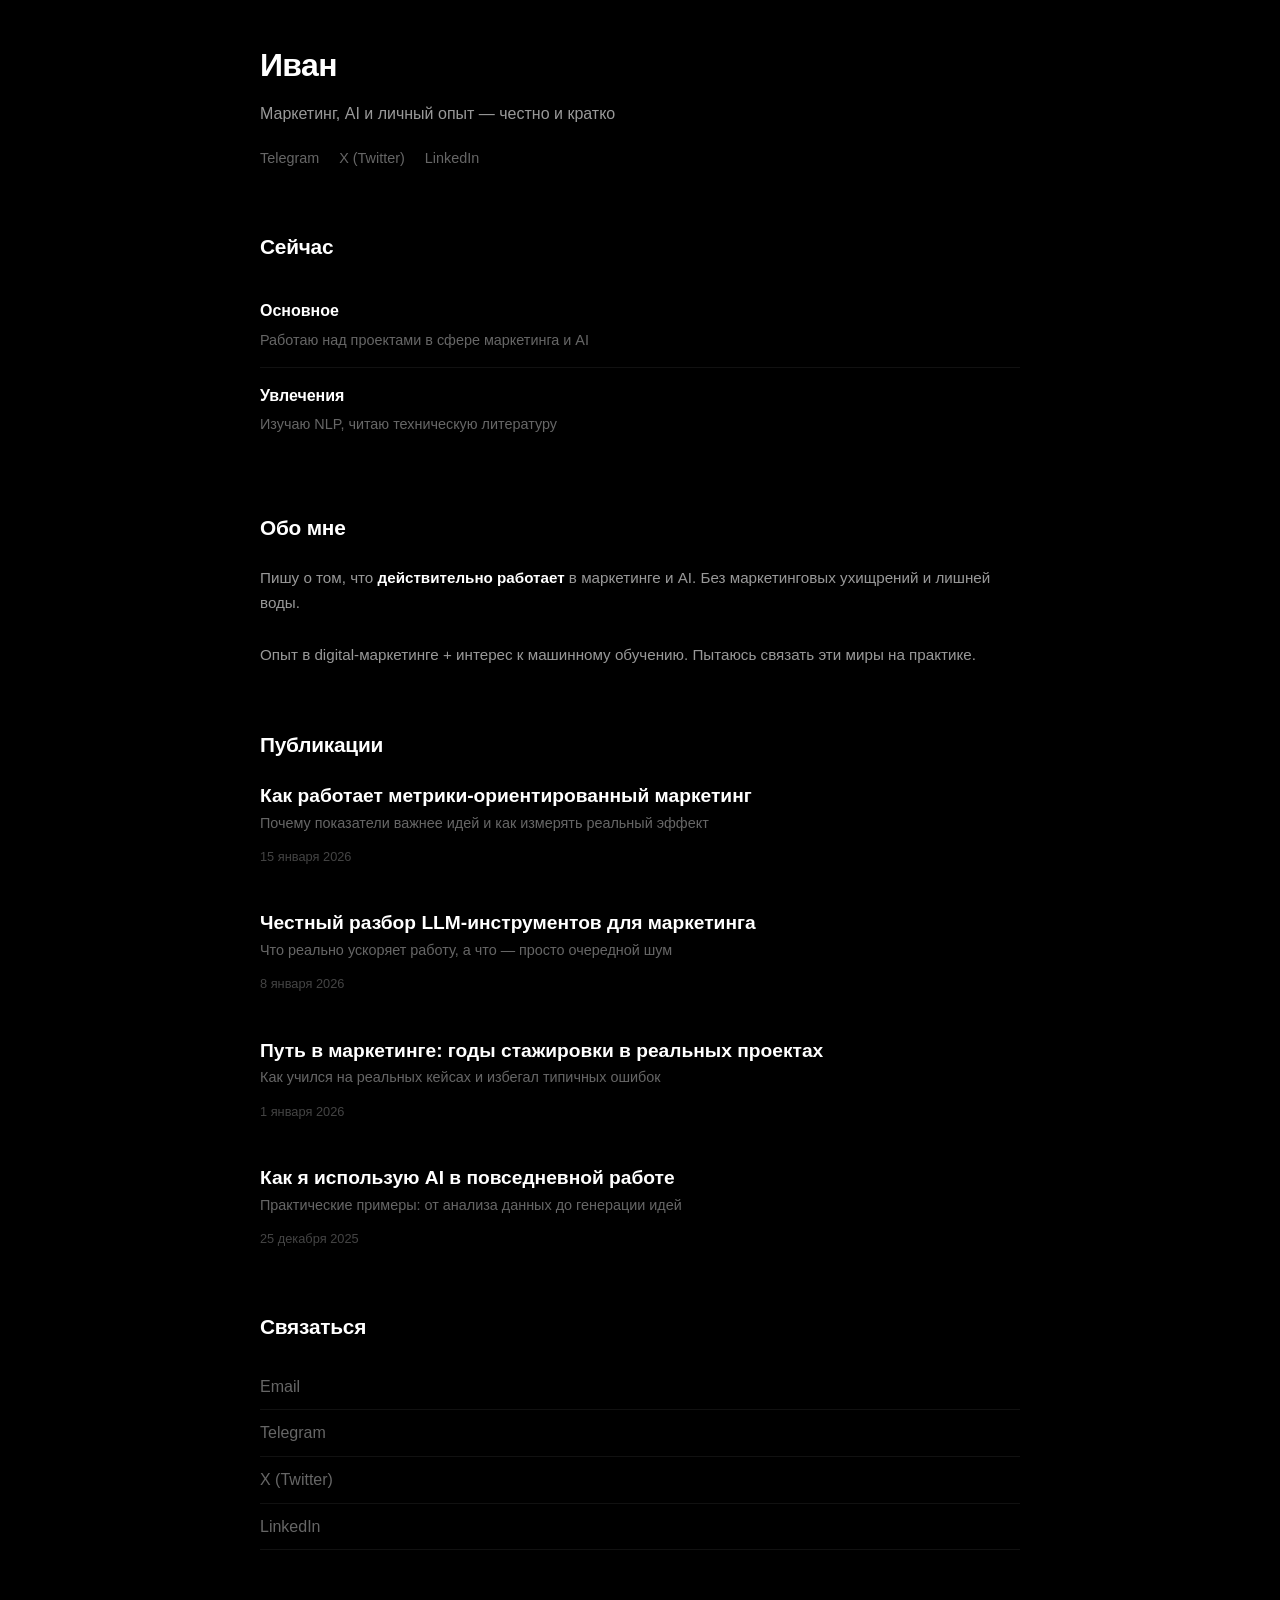
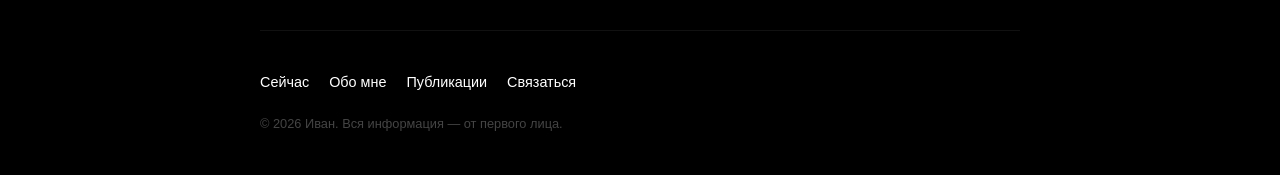
<file: index.html>
<!DOCTYPE html>
<html lang="ru">
<head>
    <meta charset="UTF-8">
    <meta name="viewport" content="width=device-width, initial-scale=1.0">
    <title>Иван — блог о маркетинге, AI и опыте</title>
    <style>
        * {
            margin: 0;
            padding: 0;
            box-sizing: border-box;
        }

        body {
            background-color: #000;
            color: #fff;
            font-family: -apple-system, BlinkMacSystemFont, 'Segoe UI', Roboto, sans-serif;
            line-height: 1.6;
            min-height: 100vh;
        }

        .container {
            max-width: 800px;
            margin: 0 auto;
            padding: 40px 20px;
        }

        /* Header */
        header {
            margin-bottom: 60px;
        }

        h1 {
            font-size: 2rem;
            font-weight: 700;
            margin-bottom: 10px;
            letter-spacing: -0.02em;
        }

        .subtitle {
            font-size: 1rem;
            color: #999;
            margin-bottom: 20px;
        }

        .social-links {
            display: flex;
            gap: 20px;
        }

        .social-links a {
            color: #666;
            text-decoration: none;
            font-size: 0.9rem;
            transition: color 0.2s;
        }

        .social-links a:hover {
            color: #fff;
        }

        /* Sections */
        section {
            margin-bottom: 60px;
        }

        h2 {
            font-size: 1.3rem;
            font-weight: 600;
            margin-bottom: 20px;
            letter-spacing: -0.01em;
        }

        /* Now */
        .now-item {
            padding: 15px 0;
            border-bottom: 1px solid #111;
        }

        .now-item:last-child {
            border-bottom: none;
        }

        .now-item h3 {
            font-size: 1rem;
            font-weight: 600;
            margin-bottom: 5px;
        }

        .now-item p {
            font-size: 0.9rem;
            color: #666;
        }

        /* About */
        .about-text {
            font-size: 0.95rem;
            color: #999;
            line-height: 1.7;
        }

        .about-text strong {
            color: #fff;
        }

        /* Blog posts */
        .post {
            margin-bottom: 40px;
        }

        .post-title {
            font-size: 1.2rem;
            font-weight: 600;
            margin-bottom: 8px;
            color: #fff;
            text-decoration: none;
            transition: opacity 0.2s;
        }

        .post-title:hover {
            opacity: 0.7;
        }

        .post-excerpt {
            font-size: 0.9rem;
            color: #666;
            margin-bottom: 8px;
        }

        .post-meta {
            font-size: 0.8rem;
            color: #444;
        }

        /* Contact */
        .contact-method {
            display: block;
            color: #666;
            text-decoration: none;
            padding: 10px 0;
            transition: color 0.2s;
            border-bottom: 1px solid #111;
        }

        .contact-method:hover {
            color: #fff;
        }

        /* Footer */
        footer {
            margin-top: 80px;
            padding-top: 40px;
            border-top: 1px solid #111;
        }

        .nav-links {
            display: flex;
            gap: 20px;
            margin-bottom: 20px;
        }

        .nav-links a {
            color: #fff;
            text-decoration: none;
            font-size: 0.9rem;
            transition: opacity 0.2s;
        }

        .nav-links a:hover {
            opacity: 0.7;
        }

        .footer-text {
            font-size: 0.8rem;
            color: #444;
        }
    </style>
</head>
<body>
    <div class="container">
        <!-- Header -->
        <header>
            <h1>Иван</h1>
            <p class="subtitle">Маркетинг, AI и личный опыт — честно и кратко</p>
            <div class="social-links">
                <a href="#">Telegram</a>
                <a href="#">X (Twitter)</a>
                <a href="#">LinkedIn</a>
            </div>
        </header>

        <!-- Now -->
        <section id="now">
            <h2>Сейчас</h2>
            <div class="now-item">
                <h3>Основное</h3>
                <p>Работаю над проектами в сфере маркетинга и AI</p>
            </div>
            <div class="now-item">
                <h3>Увлечения</h3>
                <p>Изучаю NLP, читаю техническую литературу</p>
            </div>
        </section>

        <!-- About -->
        <section id="about">
            <h2>Обо мне</h2>
            <p class="about-text">
                Пишу о том, что <strong>действительно работает</strong> в маркетинге и AI. 
                Без маркетинговых ухищрений и лишней воды.
            </p>
            <br>
            <p class="about-text">
                Опыт в digital-маркетинге + интерес к машинному обучению. 
                Пытаюсь связать эти миры на практике.
            </p>
        </section>

        <!-- Blog posts -->
        <section id="blog">
            <h2>Публикации</h2>

            <article class="post">
                <a href="#" class="post-title">Как работает метрики-ориентированный маркетинг</a>
                <p class="post-excerpt">Почему показатели важнее идей и как измерять реальный эффект</p>
                <span class="post-meta">15 января 2026</span>
            </article>

            <article class="post">
                <a href="#" class="post-title">Честный разбор LLM-инструментов для маркетинга</a>
                <p class="post-excerpt">Что реально ускоряет работу, а что — просто очередной шум</p>
                <span class="post-meta">8 января 2026</span>
            </article>

            <article class="post">
                <a href="#" class="post-title">Путь в маркетинге: годы стажировки в реальных проектах</a>
                <p class="post-excerpt">Как учился на реальных кейсах и избегал типичных ошибок</p>
                <span class="post-meta">1 января 2026</span>
            </article>

            <article class="post">
                <a href="#" class="post-title">Как я использую AI в повседневной работе</a>
                <p class="post-excerpt">Практические примеры: от анализа данных до генерации идей</p>
                <span class="post-meta">25 декабря 2025</span>
            </article>
        </section>

        <!-- Contact -->
        <section id="contact">
            <h2>Связаться</h2>
            <a href="mailto:email@example.com" class="contact-method">Email</a>
            <a href="#" class="contact-method">Telegram</a>
            <a href="#" class="contact-method">X (Twitter)</a>
            <a href="#" class="contact-method">LinkedIn</a>
        </section>

        <!-- Footer -->
        <footer>
            <nav class="nav-links">
                <a href="#now">Сейчас</a>
                <a href="#about">Обо мне</a>
                <a href="#blog">Публикации</a>
                <a href="#contact">Связаться</a>
            </nav>
            <p class="footer-text">© 2026 Иван. Вся информация — от первого лица.</p>
        </footer>
    </div>
</body>
</html>
</file>
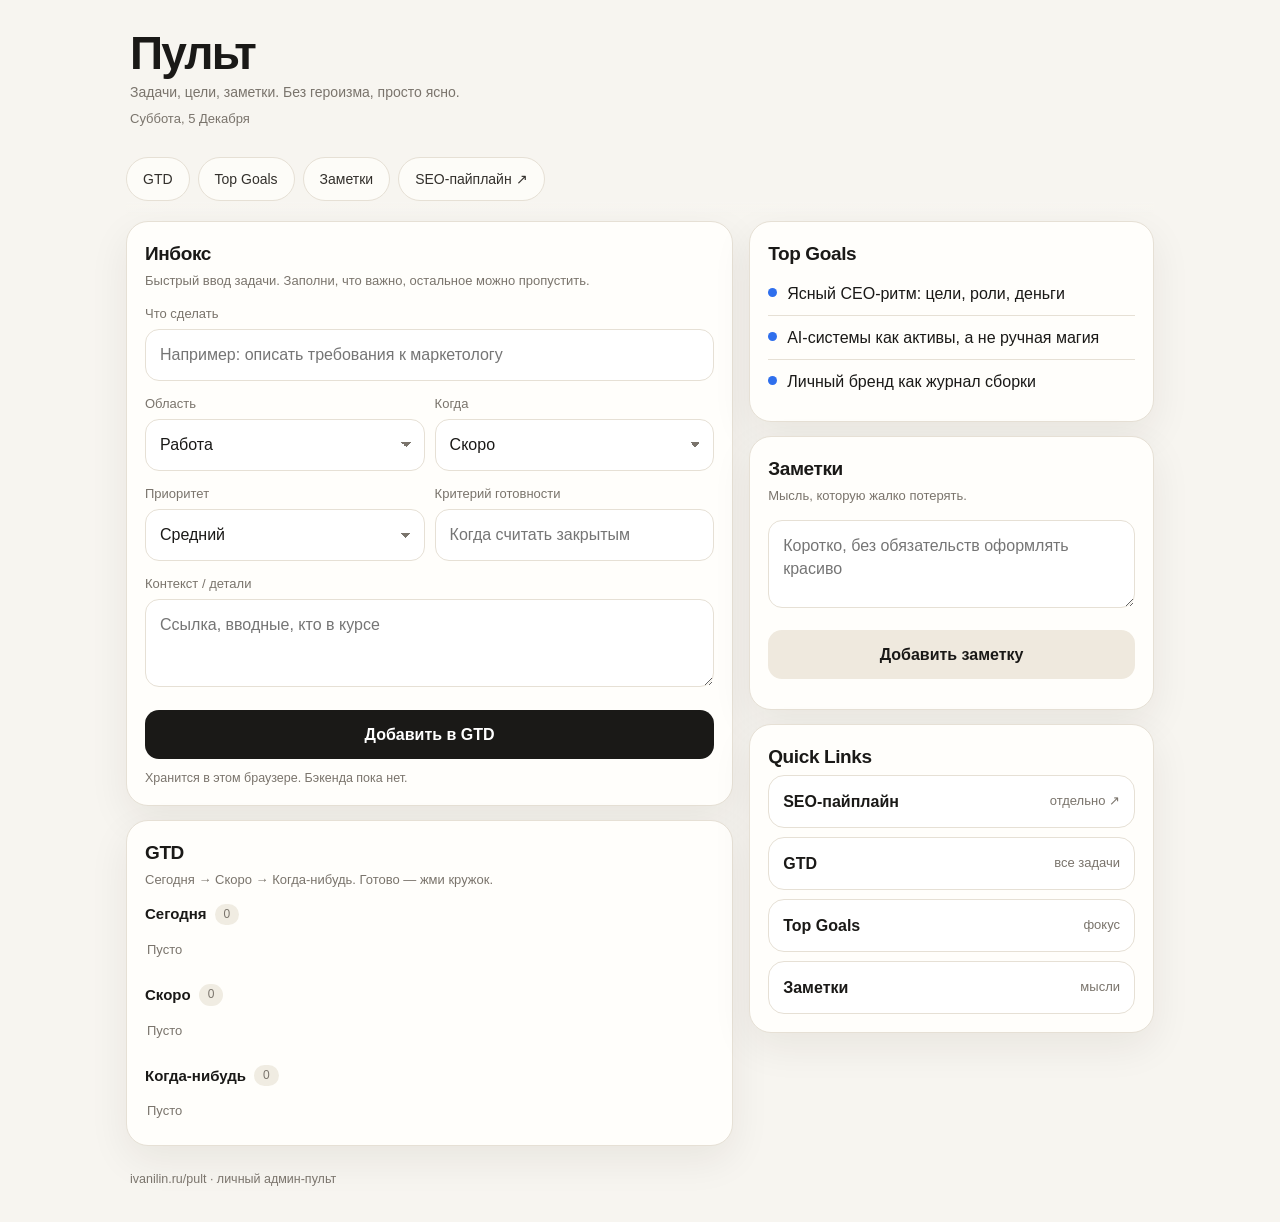
<file: Pult/index.html>
<!doctype html><html lang="ru"><head><meta charset="utf-8"><meta name="viewport" content="width=device-width,initial-scale=1"><meta http-equiv="refresh" content="0; url=/pult/"><title>Пульт Ивана</title><link rel="canonical" href="/pult/"></head><body><a href="/pult/">Открыть пульт</a></body></html>
</file>
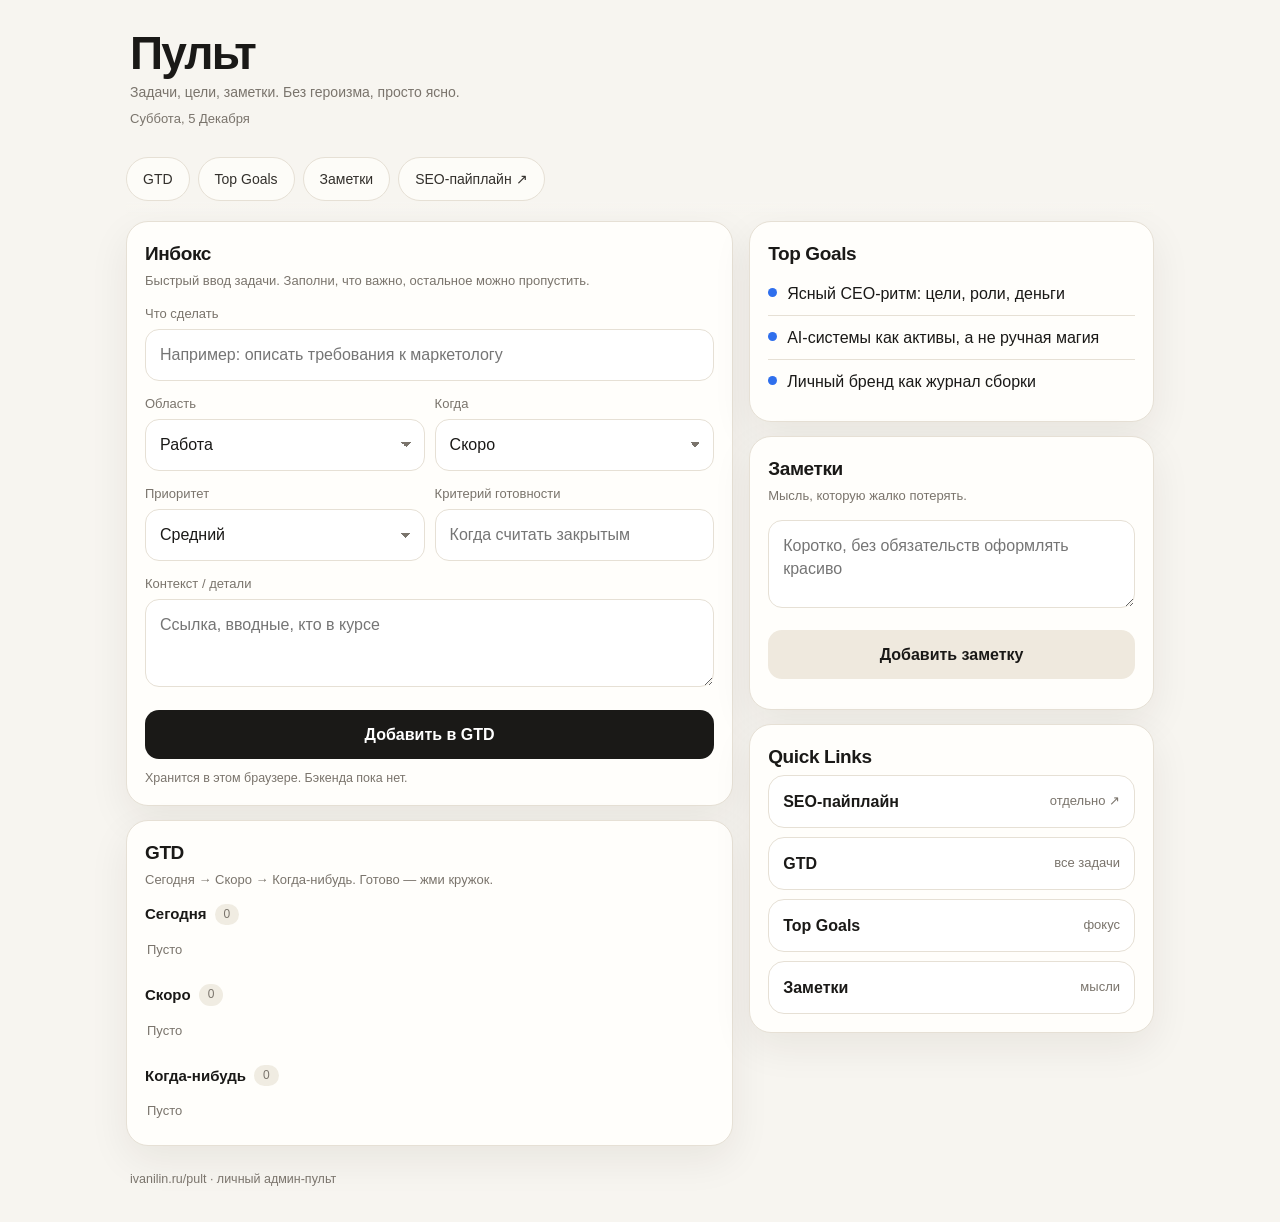
<file: pult/index.html>
<!DOCTYPE html>
<html lang="ru">
<head>
  <meta charset="UTF-8" />
  <meta name="viewport" content="width=device-width, initial-scale=1.0" />
  <title>Пульт Ивана</title>
  <style>
    :root {
      --bg: #f7f5f0;
      --card: #fffefb;
      --text: #1a1917;
      --muted: #7a746c;
      --line: #e6e0d5;
      --accent: #2f6fed;
      --accent-soft: #eaf0fe;
      --red: #b3261e;
      --red-soft: #fbeae8;
      --green: #17724a;
      --green-soft: #e8f4ee;
      --shadow: 0 14px 40px rgba(40, 32, 20, .07);
    }

    * { box-sizing: border-box; }

    body {
      margin: 0;
      background: var(--bg);
      color: var(--text);
      font-family: -apple-system, BlinkMacSystemFont, "Segoe UI", Roboto, Arial, sans-serif;
      line-height: 1.45;
      -webkit-font-smoothing: antialiased;
    }

    a { color: inherit; }

    .shell {
      width: min(1080px, 100%);
      margin: 0 auto;
      padding: 16px;
    }

    header {
      padding: 14px 4px 18px;
    }

    h1 {
      margin: 0 0 2px;
      font-size: clamp(30px, 8vw, 46px);
      line-height: .95;
      letter-spacing: -.04em;
    }

    .sub {
      margin: 6px 0 0;
      color: var(--muted);
      font-size: 14px;
    }

    .date {
      margin-top: 8px;
      color: var(--muted);
      font-size: 13px;
      text-transform: capitalize;
    }

    nav {
      position: sticky;
      top: 0;
      z-index: 3;
      display: flex;
      gap: 8px;
      overflow-x: auto;
      -webkit-overflow-scrolling: touch;
      padding: 10px 0 16px;
      margin: 0 -16px;
      padding-left: 16px;
      padding-right: 16px;
      background: linear-gradient(var(--bg) 78%, rgba(247, 245, 240, 0));
      scrollbar-width: none;
    }

    nav::-webkit-scrollbar { display: none; }

    nav a {
      flex: 0 0 auto;
      text-decoration: none;
      display: flex;
      align-items: center;
      padding: 11px 16px;
      min-height: 40px;
      border: 1px solid var(--line);
      border-radius: 999px;
      background: rgba(255, 254, 251, .8);
      color: #33302c;
      font-size: 14px;
      font-weight: 500;
      white-space: nowrap;
    }

    main {
      display: grid;
      grid-template-columns: 1fr;
      gap: 14px;
      align-items: start;
    }

    .col { display: grid; gap: 14px; }

    .card {
      background: var(--card);
      border: 1px solid var(--line);
      border-radius: 22px;
      padding: 18px;
      box-shadow: var(--shadow);
    }

    h2 {
      margin: 0 0 4px;
      font-size: 19px;
      letter-spacing: -.02em;
    }

    .card-hint {
      margin: 0 0 14px;
      color: var(--muted);
      font-size: 13px;
    }

    label {
      display: block;
      margin: 14px 0 6px;
      color: var(--muted);
      font-size: 13px;
    }

    input, textarea, select, button {
      width: 100%;
      font: inherit;
      border-radius: 14px;
    }

    input, textarea, select {
      border: 1px solid var(--line);
      background: #fff;
      color: var(--text);
      padding: 13px 14px;
      min-height: 46px;
      outline: none;
      -webkit-appearance: none;
      appearance: none;
    }

    select {
      background-image: linear-gradient(45deg, transparent 50%, var(--muted) 50%), linear-gradient(135deg, var(--muted) 50%, transparent 50%);
      background-position: calc(100% - 18px) center, calc(100% - 13px) center;
      background-size: 5px 5px, 5px 5px;
      background-repeat: no-repeat;
      padding-right: 34px;
    }

    textarea { min-height: 88px; resize: vertical; }

    input:focus, textarea:focus, select:focus {
      border-color: rgba(47, 111, 237, .55);
      box-shadow: 0 0 0 4px rgba(47, 111, 237, .1);
    }

    .row2 {
      display: grid;
      grid-template-columns: 1fr 1fr;
      gap: 10px;
    }

    button {
      border: 0;
      background: var(--text);
      color: white;
      padding: 13px 14px;
      min-height: 48px;
      cursor: pointer;
      margin-top: 16px;
      font-weight: 600;
    }

    button:active { opacity: .85; }

    button.secondary {
      background: #efe9de;
      color: var(--text);
    }

    .hint {
      color: var(--muted);
      font-size: 12.5px;
      margin: 10px 0 0;
    }

    /* GTD */
    .gtd-group + .gtd-group { margin-top: 18px; }

    .gtd-head {
      display: flex;
      align-items: center;
      gap: 8px;
      margin-bottom: 10px;
    }

    .gtd-head h3 {
      margin: 0;
      font-size: 15px;
      font-weight: 650;
    }

    .count {
      background: #f0ece2;
      color: var(--muted);
      font-size: 12px;
      border-radius: 999px;
      padding: 2px 9px;
      min-width: 22px;
      text-align: center;
    }

    .task-list { display: grid; gap: 8px; }

    .task {
      display: flex;
      gap: 10px;
      align-items: flex-start;
      border: 1px solid var(--line);
      border-radius: 16px;
      padding: 11px;
      background: #fff;
    }

    .check {
      flex: 0 0 auto;
      width: 30px;
      height: 30px;
      min-height: 30px;
      margin: 0;
      padding: 0;
      border-radius: 50%;
      border: 1.5px solid var(--line);
      background: #fff;
      color: transparent;
      font-size: 15px;
      line-height: 1;
      display: flex;
      align-items: center;
      justify-content: center;
    }

    .check:hover, .check:active {
      border-color: var(--green);
      color: var(--green);
      background: var(--green-soft);
    }

    .task-body { flex: 1; min-width: 0; }

    .task-title-row {
      display: flex;
      justify-content: space-between;
      align-items: flex-start;
      gap: 8px;
    }

    .task-title {
      font-weight: 600;
      word-break: break-word;
    }

    .task-meta {
      margin-top: 4px;
      color: var(--muted);
      font-size: 12.5px;
      word-break: break-word;
    }

    .task-done {
      margin-top: 4px;
      font-size: 12.5px;
      color: var(--green);
    }

    .tag {
      display: inline-flex;
      align-items: center;
      flex: 0 0 auto;
      padding: 3px 9px;
      border-radius: 999px;
      background: #f0ece2;
      color: #4a443d;
      font-size: 11.5px;
      white-space: nowrap;
    }

    .tag-high { background: var(--red-soft); color: var(--red); }
    .tag-medium { background: var(--accent-soft); color: var(--accent); }
    .tag-low { background: #f0ece2; color: var(--muted); }

    .empty {
      color: var(--muted);
      font-size: 13px;
      padding: 6px 2px;
    }

    /* Goals */
    .goal {
      display: flex;
      gap: 10px;
      align-items: flex-start;
      padding: 10px 0;
      border-bottom: 1px solid var(--line);
    }

    .goal:last-child { border-bottom: 0; }

    .dot {
      width: 9px;
      height: 9px;
      margin-top: 6px;
      border-radius: 50%;
      background: var(--accent);
      flex: 0 0 auto;
    }

    /* Notes */
    .note-list { display: grid; gap: 8px; margin-top: 12px; }

    .note {
      display: flex;
      gap: 10px;
      align-items: flex-start;
      justify-content: space-between;
      white-space: pre-wrap;
      word-break: break-word;
      background: #fffdf6;
      border: 1px solid var(--line);
      border-radius: 16px;
      padding: 12px;
      font-size: 14px;
    }

    .note time {
      flex: 0 0 auto;
      color: var(--muted);
      font-size: 11.5px;
      white-space: nowrap;
      margin-top: 1px;
    }

    .note-del {
      width: auto;
      min-height: 28px;
      margin: 0;
      padding: 4px 9px;
      background: transparent;
      color: var(--muted);
      border: 1px solid var(--line);
      font-size: 12px;
      font-weight: 400;
      flex: 0 0 auto;
    }

    /* Quick links */
    .quick-links { display: grid; gap: 9px; }

    .quick-links a {
      display: flex;
      justify-content: space-between;
      align-items: center;
      gap: 12px;
      text-decoration: none;
      padding: 14px;
      min-height: 48px;
      border: 1px solid var(--line);
      border-radius: 16px;
      background: #fff;
      font-weight: 500;
    }

    .quick-links span { color: var(--muted); font-weight: 400; font-size: 13px; }

    footer {
      color: var(--muted);
      font-size: 12.5px;
      padding: 24px 4px 8px;
    }

    @media (min-width: 900px) {
      .shell { padding: 26px; }
      header { padding-top: 6px; }
      nav { margin: 0 0 4px; padding: 10px 0 16px; }
      main { grid-template-columns: 1.2fr .8fr; gap: 16px; }
    }
  </style>
</head>
<body>
  <div class="shell">
    <header>
      <h1>Пульт</h1>
      <p class="sub">Задачи, цели, заметки. Без героизма, просто ясно.</p>
      <div class="date" id="today"></div>
    </header>

    <nav aria-label="Разделы">
      <a href="#gtd">GTD</a>
      <a href="#goals">Top Goals</a>
      <a href="#notes">Заметки</a>
      <a href="/seo-status/" target="_blank" rel="noopener">SEO-пайплайн ↗</a>
    </nav>

    <main>
      <div class="col">
        <section class="card" id="inbox">
          <h2>Инбокс</h2>
          <p class="card-hint">Быстрый ввод задачи. Заполни, что важно, остальное можно пропустить.</p>
          <form id="taskForm">
            <label for="title">Что сделать</label>
            <input id="title" name="title" placeholder="Например: описать требования к маркетологу" required />

            <div class="row2">
              <div>
                <label for="area">Область</label>
                <select id="area" name="area">
                  <option>Работа</option>
                  <option>Личное</option>
                  <option>CRM Group</option>
                  <option>AgentIQ</option>
                  <option>SEO</option>
                  <option>Зерно</option>
                </select>
              </div>
              <div>
                <label for="when">Когда</label>
                <select id="when" name="when">
                  <option value="today">Сегодня</option>
                  <option value="next" selected>Скоро</option>
                  <option value="later">Когда-нибудь</option>
                </select>
              </div>
            </div>

            <div class="row2">
              <div>
                <label for="priority">Приоритет</label>
                <select id="priority" name="priority">
                  <option value="high">Высокий</option>
                  <option value="medium" selected>Средний</option>
                  <option value="low">Низкий</option>
                </select>
              </div>
              <div>
                <label for="done">Критерий готовности</label>
                <input id="done" name="done" placeholder="Когда считать закрытым" />
              </div>
            </div>

            <label for="details">Контекст / детали</label>
            <textarea id="details" name="details" placeholder="Ссылка, вводные, кто в курсе"></textarea>

            <button type="submit">Добавить в GTD</button>
            <p class="hint">Хранится в этом браузере. Бэкенда пока нет.</p>
          </form>
        </section>

        <section class="card" id="gtd">
          <h2>GTD</h2>
          <p class="card-hint">Сегодня → Скоро → Когда-нибудь. Готово — жми кружок.</p>

          <div class="gtd-group">
            <div class="gtd-head"><h3>Сегодня</h3><span class="count" id="count-today">0</span></div>
            <div class="task-list" id="list-today"></div>
          </div>

          <div class="gtd-group">
            <div class="gtd-head"><h3>Скоро</h3><span class="count" id="count-next">0</span></div>
            <div class="task-list" id="list-next"></div>
          </div>

          <div class="gtd-group">
            <div class="gtd-head"><h3>Когда-нибудь</h3><span class="count" id="count-later">0</span></div>
            <div class="task-list" id="list-later"></div>
          </div>
        </section>
      </div>

      <div class="col">
        <section class="card" id="goals">
          <h2>Top Goals</h2>
          <div class="goal"><span class="dot"></span><div>Ясный CEO-ритм: цели, роли, деньги</div></div>
          <div class="goal"><span class="dot"></span><div>AI-системы как активы, а не ручная магия</div></div>
          <div class="goal"><span class="dot"></span><div>Личный бренд как журнал сборки</div></div>
        </section>

        <section class="card" id="notes">
          <h2>Заметки</h2>
          <p class="card-hint">Мысль, которую жалко потерять.</p>
          <textarea id="notesInput" placeholder="Коротко, без обязательств оформлять красиво"></textarea>
          <button class="secondary" id="saveNote" type="button">Добавить заметку</button>
          <div class="note-list" id="noteList"></div>
        </section>

        <section class="card" id="links">
          <h2>Quick Links</h2>
          <div class="quick-links">
            <a href="/seo-status/" target="_blank" rel="noopener"><strong>SEO-пайплайн</strong><span>отдельно ↗</span></a>
            <a href="#gtd"><strong>GTD</strong><span>все задачи</span></a>
            <a href="#goals"><strong>Top Goals</strong><span>фокус</span></a>
            <a href="#notes"><strong>Заметки</strong><span>мысли</span></a>
          </div>
        </section>
      </div>
    </main>

    <footer>
      ivanilin.ru/pult · личный админ-пульт
    </footer>
  </div>

  <script>
    const $ = (id) => document.getElementById(id);
    const TASKS_KEY = 'ivan-pult-tasks-v2';
    const NOTES_KEY = 'ivan-pult-notes-v2';
    const PRIORITY_WEIGHT = { high: 3, medium: 2, low: 1 };
    const PRIORITY_LABEL = { high: 'Высокий', medium: 'Средний', low: 'Низкий' };
    const WHEN_LABEL = { today: 'Сегодня', next: 'Скоро', later: 'Когда-нибудь' };

    $('today').textContent = new Date().toLocaleDateString('ru-RU', {
      weekday: 'long', day: 'numeric', month: 'long'
    });

    function migrateOldData() {
      if (!localStorage.getItem(TASKS_KEY) && localStorage.getItem('ivan-pult-tasks-v1')) {
        try {
          const old = JSON.parse(localStorage.getItem('ivan-pult-tasks-v1')) || [];
          const whenMap = { 'Сегодня': 'today', 'Завтра': 'next', 'На неделе': 'next', 'Когда будет ресурс': 'later' };
          const migrated = old.map((t) => ({
            id: makeId(),
            title: t.title || '',
            area: t.area || 'Личное',
            when: whenMap[t.when] || 'next',
            priority: 'medium',
            done: '',
            details: t.details || '',
            createdAt: t.createdAt || new Date().toISOString()
          }));
          localStorage.setItem(TASKS_KEY, JSON.stringify(migrated));
        } catch {}
      }
      if (!localStorage.getItem(NOTES_KEY) && localStorage.getItem('ivan-pult-notes-v1')) {
        const text = localStorage.getItem('ivan-pult-notes-v1');
        if (text && text.trim()) {
          localStorage.setItem(NOTES_KEY, JSON.stringify([{ text: text.trim(), createdAt: new Date().toISOString() }]));
        }
      }
    }

    function makeId() {
      return (crypto.randomUUID ? crypto.randomUUID() : 'id-' + Math.random().toString(36).slice(2) + Date.now());
    }

    function getTasks() {
      try { return JSON.parse(localStorage.getItem(TASKS_KEY)) || []; }
      catch { return []; }
    }

    function setTasks(tasks) {
      localStorage.setItem(TASKS_KEY, JSON.stringify(tasks));
      renderTasks();
    }

    function renderTasks() {
      const tasks = getTasks();
      ['today', 'next', 'later'].forEach((group) => {
        const items = tasks
          .filter((t) => t.when === group)
          .sort((a, b) => (PRIORITY_WEIGHT[b.priority] || 0) - (PRIORITY_WEIGHT[a.priority] || 0) || new Date(b.createdAt) - new Date(a.createdAt));

        $('count-' + group).textContent = items.length;
        const list = $('list-' + group);

        if (!items.length) {
          list.innerHTML = '<div class="empty">Пусто</div>';
          return;
        }

        list.innerHTML = items.map((task) => `
          <div class="task">
            <button class="check" title="Готово" onclick="completeTask('${task.id}')">✓</button>
            <div class="task-body">
              <div class="task-title-row">
                <span class="task-title">${escapeHtml(task.title)}</span>
                <span class="tag tag-${task.priority}">${PRIORITY_LABEL[task.priority] || 'Средний'}</span>
              </div>
              <div class="task-meta">${escapeHtml(task.area)}${task.details ? ' · ' + escapeHtml(task.details) : ''}</div>
              ${task.done ? `<div class="task-done">Готово, когда: ${escapeHtml(task.done)}</div>` : ''}
            </div>
          </div>
        `).join('');
      });
    }

    function completeTask(id) {
      setTasks(getTasks().filter((t) => t.id !== id));
    }
    window.completeTask = completeTask;

    function escapeHtml(str) {
      return String(str).replace(/[&<>'"]/g, (ch) => ({
        '&': '&amp;', '<': '&lt;', '>': '&gt;', "'": '&#39;', '"': '&quot;'
      }[ch]));
    }

    $('taskForm').addEventListener('submit', (event) => {
      event.preventDefault();
      const form = new FormData(event.currentTarget);
      const title = (form.get('title') || '').trim();
      if (!title) return;
      const task = {
        id: makeId(),
        title,
        area: form.get('area'),
        when: form.get('when'),
        priority: form.get('priority'),
        done: (form.get('done') || '').trim(),
        details: (form.get('details') || '').trim(),
        createdAt: new Date().toISOString()
      };
      setTasks([task, ...getTasks()]);
      event.currentTarget.reset();
      $('when').value = 'next';
      $('priority').value = 'medium';
    });

    function getNotes() {
      try { return JSON.parse(localStorage.getItem(NOTES_KEY)) || []; }
      catch { return []; }
    }

    function setNotes(notes) {
      localStorage.setItem(NOTES_KEY, JSON.stringify(notes));
      renderNotes();
    }

    function renderNotes() {
      const notes = getNotes();
      const box = $('noteList');
      if (!notes.length) {
        box.innerHTML = '';
        return;
      }
      box.innerHTML = notes.map((note, index) => `
        <div class="note">
          <div>${escapeHtml(note.text)}</div>
          <time>${formatShortDate(note.createdAt)}</time>
          <button class="note-del" onclick="deleteNote(${index})">убрать</button>
        </div>
      `).join('');
    }

    function deleteNote(index) {
      const notes = getNotes();
      notes.splice(index, 1);
      setNotes(notes);
    }
    window.deleteNote = deleteNote;

    function formatShortDate(iso) {
      try {
        return new Date(iso).toLocaleDateString('ru-RU', { day: 'numeric', month: 'short' });
      } catch { return ''; }
    }

    $('saveNote').addEventListener('click', () => {
      const text = $('notesInput').value.trim();
      if (!text) return;
      setNotes([{ text, createdAt: new Date().toISOString() }, ...getNotes()]);
      $('notesInput').value = '';
    });

    migrateOldData();
    renderTasks();
    renderNotes();
  </script>
</body>
</html>
</file>
